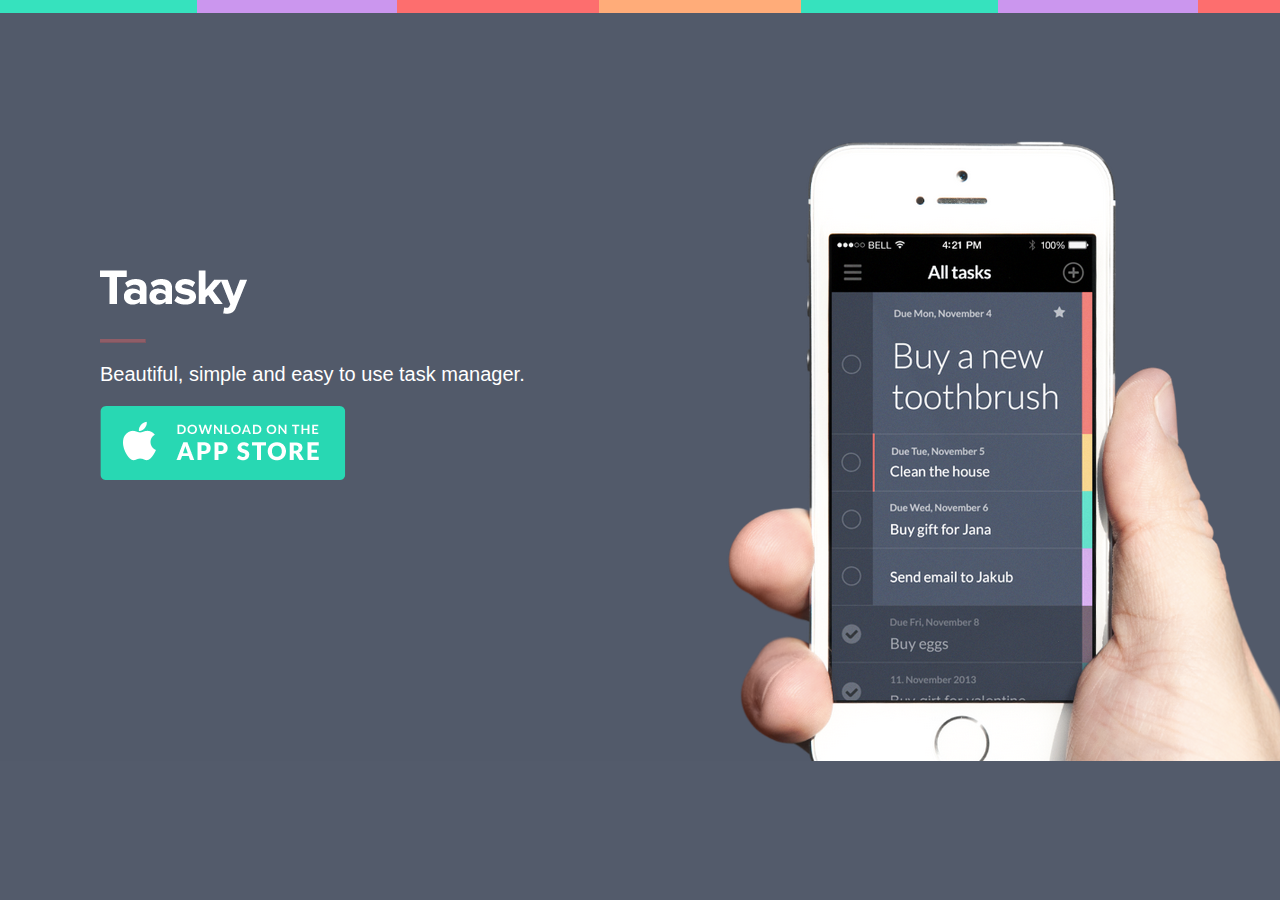
<file: unit3/index.html>
<!DOCTYPE HTML>
<HTML>

	<HEAD>	
		<link rel="stylesheet" type="text/css" href="css/style.css"/>		
		<TITLE>Taasky Homepage</TITLE>

	</HEAD>

	<BODY>
		<p><IMG SRC="img/logo-taasky.png" class="logo"></P>

		<HR align=left>
		
		<p>Beautiful, simple and easy to use task manager.</P>
		
		
		<A HREF="https://itunes.apple.com/us/app/taasky-beautiful-task-to-do/id847484958?mt=12&uo=4"><IMG SRC="img/btn_store.png"></A>
		<!-- The link was found using Apple's Link Maker, found here "http://linkmaker.itunes.apple.com/us/"-->	
	</BODY>

</HTML>
</file>
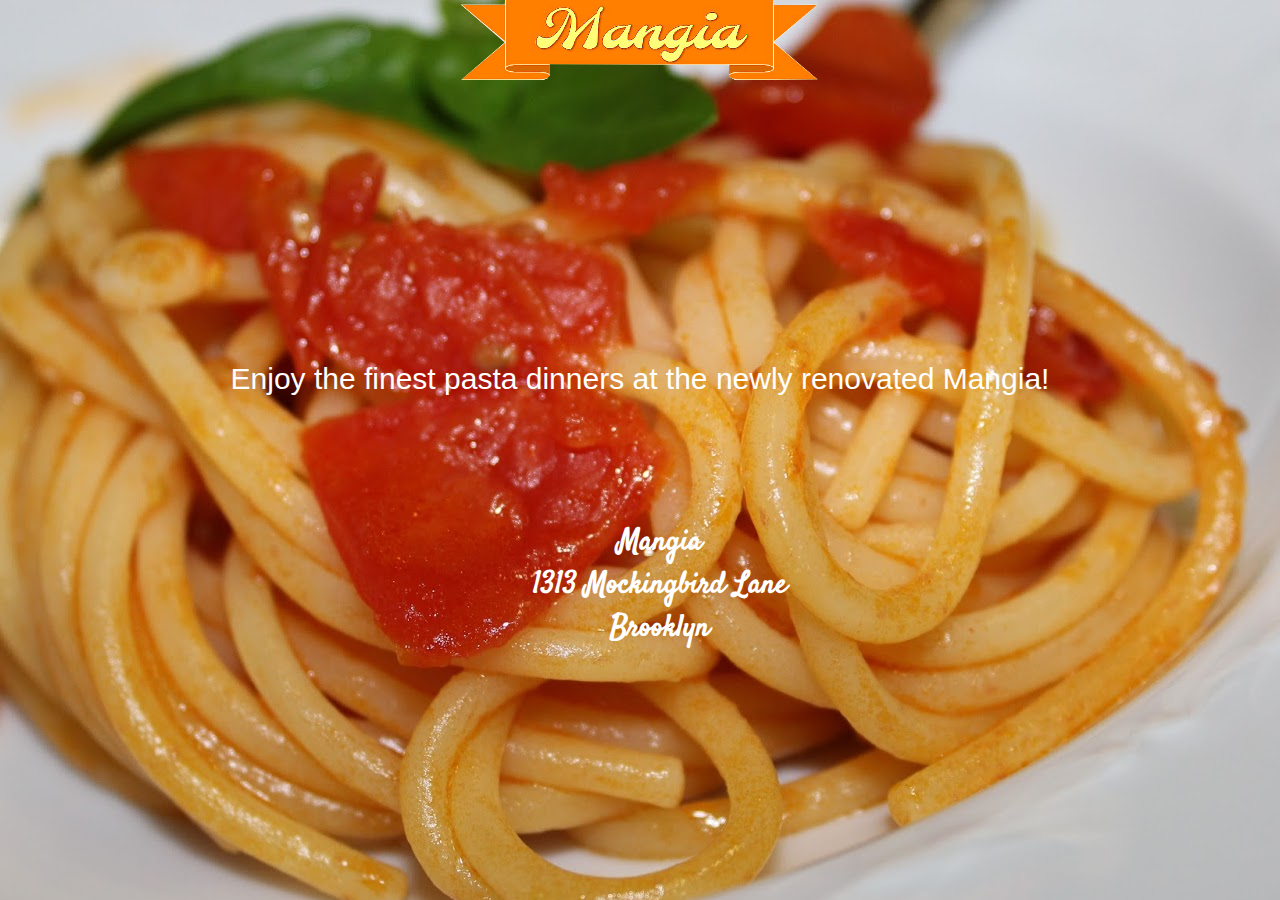
<file: unit4/index.html>
<!DOCTYPE HTML>
<html>
	<head>
		<link rel="stylesheet" type="text/css" href="style.css"/>
		
		<link rel="stylesheet" type="text/css" href="http://fonts.googleapis.com/css?family=Molle:400italic|Satisfy">
		
		<TITLE>Benvenuti a tutti!!</TITLE>
			
	</head>


	<BODY>
		<!--Wraps all the content that a person will eventually see on your page-->
		<DIV>
			<logo>
				<IMG SRC="assets/Logo.png" class="logo"> <!-- Renamed the asset file to avoid capitalization prob-->
				<p>Enjoy the finest pasta dinners at the newly renovated Mangia! </p>
				<h3>
					<ul>
						<li>Mangia</li>
						<li>1313 Mockingbird Lane</li>
						<li>Brooklyn</li>
					</ul>
				</h3>

			</logo>

		</DIV>	

	</BODY>
<!-- Vito Colombo, vcolombo94034@gmail.com, @vito_colombo -->

</html>
</file>
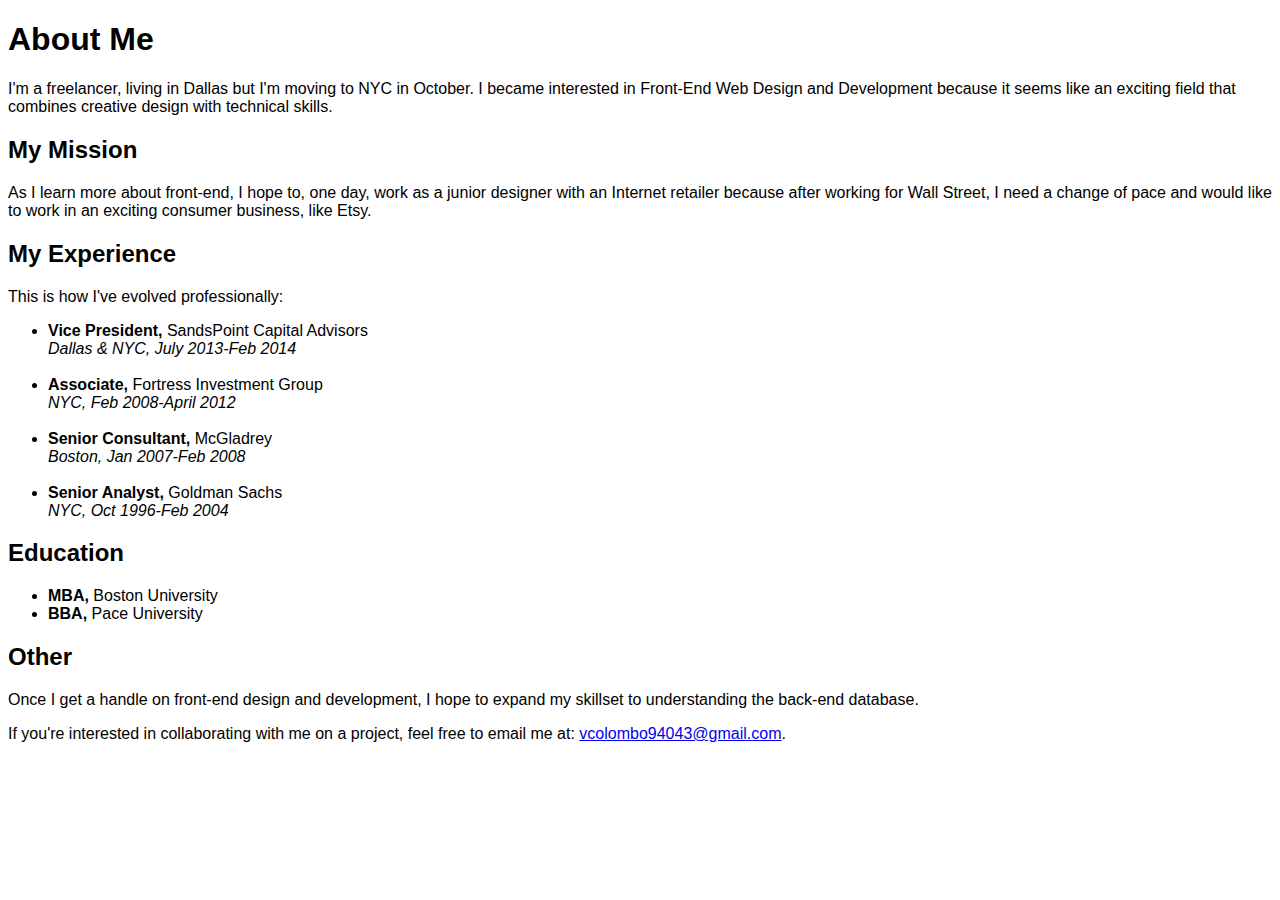
<file: about.html>
<!doctype html>
<html>

	<head>
		<title>About Vito</title>
	</head>


	<body><font face="arial">
		<h1>About Me</h1>

			<p>I'm a freelancer, living in Dallas but I'm moving to NYC in October. I became interested in Front-End Web Design and Development because it seems like an exciting field that combines creative design with technical skills.</p>

		<h2>My Mission</h2>

			<p>As I learn more about front-end, I hope to, one day, work as a junior designer with an Internet retailer because after working for Wall Street, I need a change of pace and would like to work in an exciting consumer business, like Etsy.</p>

		<h2>My Experience</h2>

			<p>This is how I've evolved professionally:</p>

			<ul>
				<li><strong>Vice President,</strong> SandsPoint Capital Advisors</li> 
				<em>Dallas & NYC, July 2013-Feb 2014</em>

				<br></br>

				<li><strong>Associate,</strong> Fortress Investment Group</li>
				<em>NYC, Feb 2008-April 2012</em> 

				<br></br>
				
				<li><strong>Senior Consultant,</strong> McGladrey</li> 
				<em>Boston, Jan 2007-Feb 2008</em>

				<br></br>

				<li><strong>Senior Analyst,</strong> Goldman Sachs</li>
				<em>NYC, Oct 1996-Feb 2004</em>

			</ul>

		<h2>Education</h2>
		
			<ul>

				<li><strong>MBA,</strong> Boston University</li>
				<li><strong>BBA,</strong> Pace University</li>

			</ul>

		<h2>Other</h2>

			<p>Once I get a handle on front-end design and development, I hope to 	expand my skillset to understanding the back-end database.</p>  

			<p>If you're interested in collaborating with me on a project, feel free to email me at: <a href="mailto:vcolombo94043@gmail.com">vcolombo94043@gmail.com</a>.</p>


		</font>
	</body>

</html>
</file>
<file: unit3/css/style.css>
body{
	background: url("../img/stripes.png") repeat-x, url("../img/background.jpg") no-repeat;
	background-color:#535B6B;
	font-size: 20px;
	font-family: Arial, sans-serif;
	color: white;
	text-align: left;
	margin-left: 100px;
}


hr{	
	height:3px;
	width:45px;
	background-color:#905D67;
	border-color: #7D5762;
	border-top-color:#7D5762;
	border-top-style: hidden;
	border-left-style: hidden;
	/* The software tool I used to get the hexadecimal value for the border was an online tool found here "http://html-color-codes.info" */
}

a{
	padding-top: 3px;
	padding-bottom: 3px;
}

.logo{
	margin-top: 250px;
	/* thanks to Andre Plaut for help here.*/
}
</file>
<file: unit4/style.css>
/* Vito Colombo, vcolombo94034@gmail.com, @vito_colombo */

BODY{
	background: url("assets/pastapomodoro.jpg") no-repeat;
	background-position: center;
	background-size: 100%%;
	background-attachment: fixed;
	background-position: 50% 0%;
	background-color: #B7B7B7;
	font-family: "Molle:400italic",Helvetica,Arial,'cursive';
	font-size: 25px; 
	
}


 .logo{
	margin-left: auto;
	margin-right: auto;
	margin-top: -20px; 
	display: block;
/* Thanks to Jon for this bit so that the logo moves when the window sizes*/
/* On Sarah's advice I changed the vertical location of the logo so that it hits the top of the page */
} 


p{
/* This styles the message line */
	margin-top:275px;
	display: block;
	font-family: Helvetica,Arial,'cursive';
	color: white;
	text-align: center;
	font-size: 30px;

}

h3{
/* This styles the address line */
	margin-top:125px;
	display: block;
	font-family: "Satisfy",Helvetica,Arial,'cursive';
	color: white;
	text-align: center;
	font-size: 30px;

}

ul{
/* This style takes out the bullet points so it looks more like an address */
	list-style-type: none;

}
</file>
